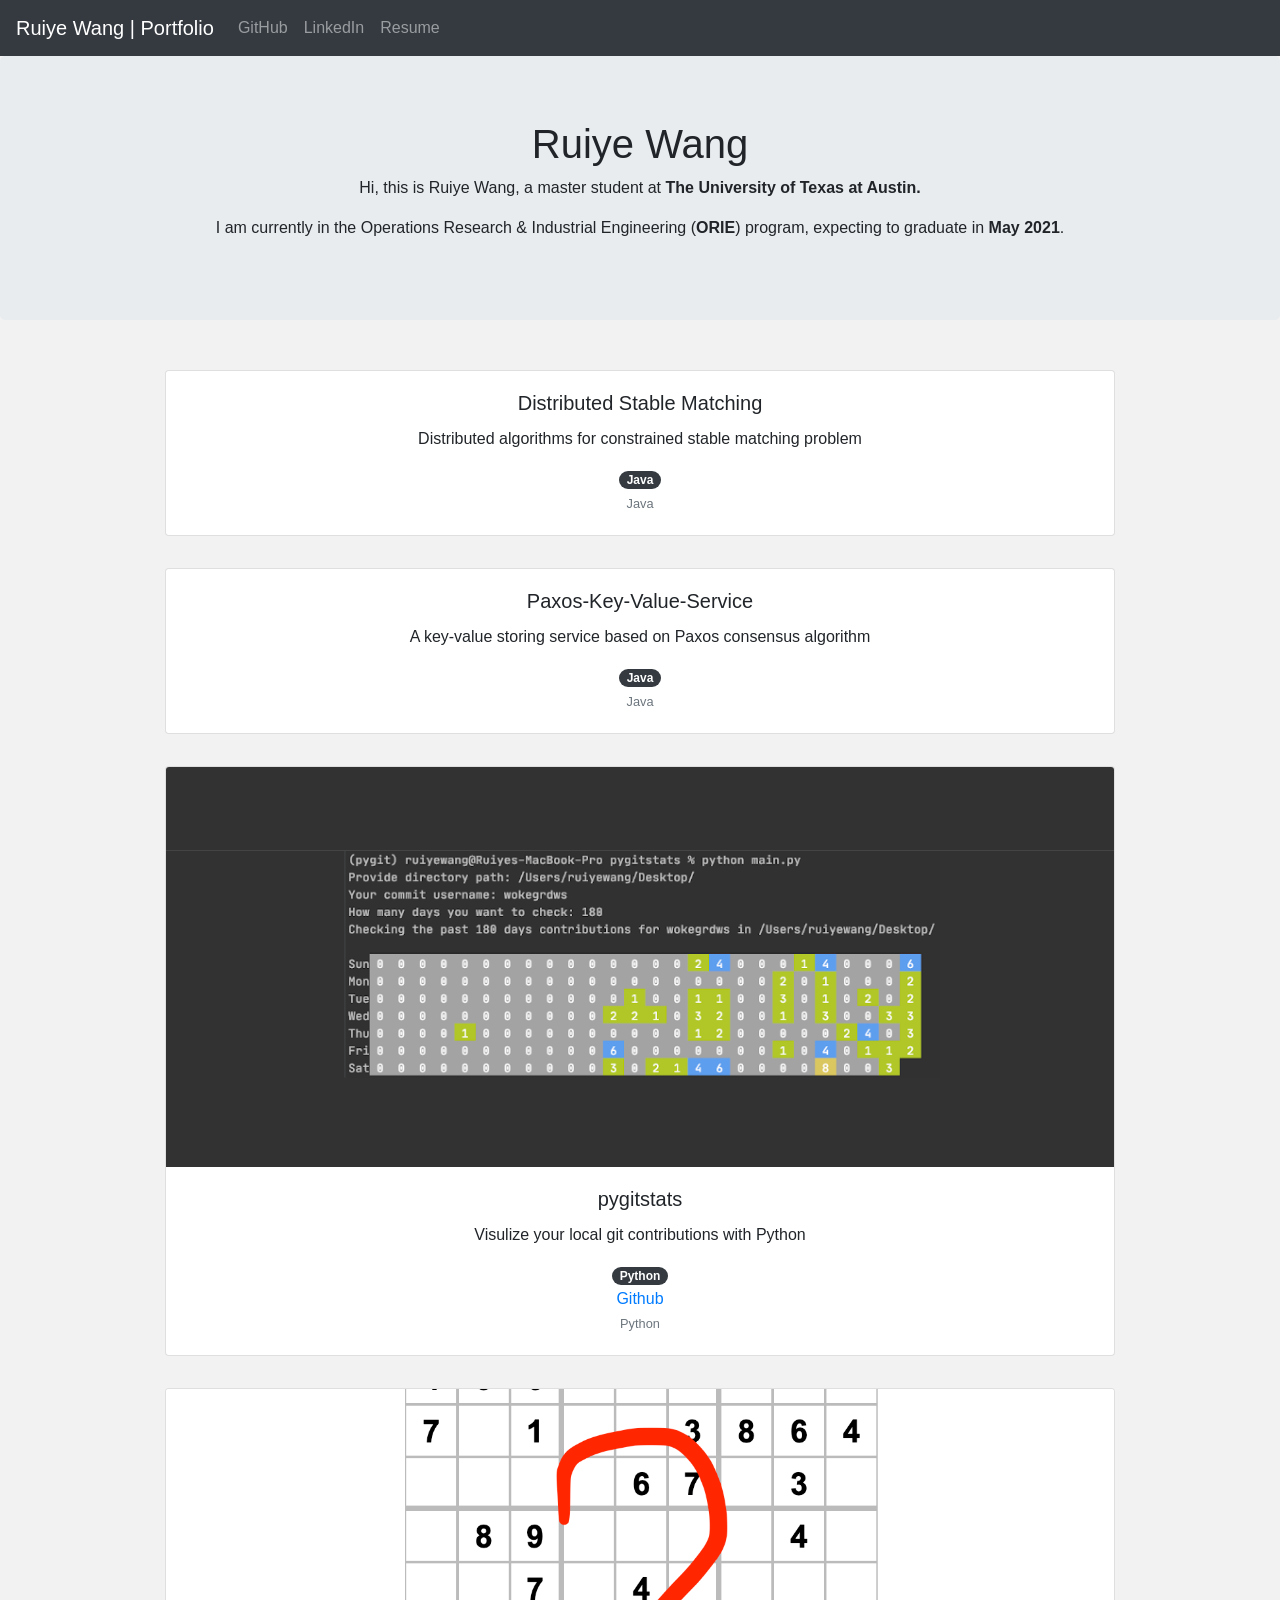
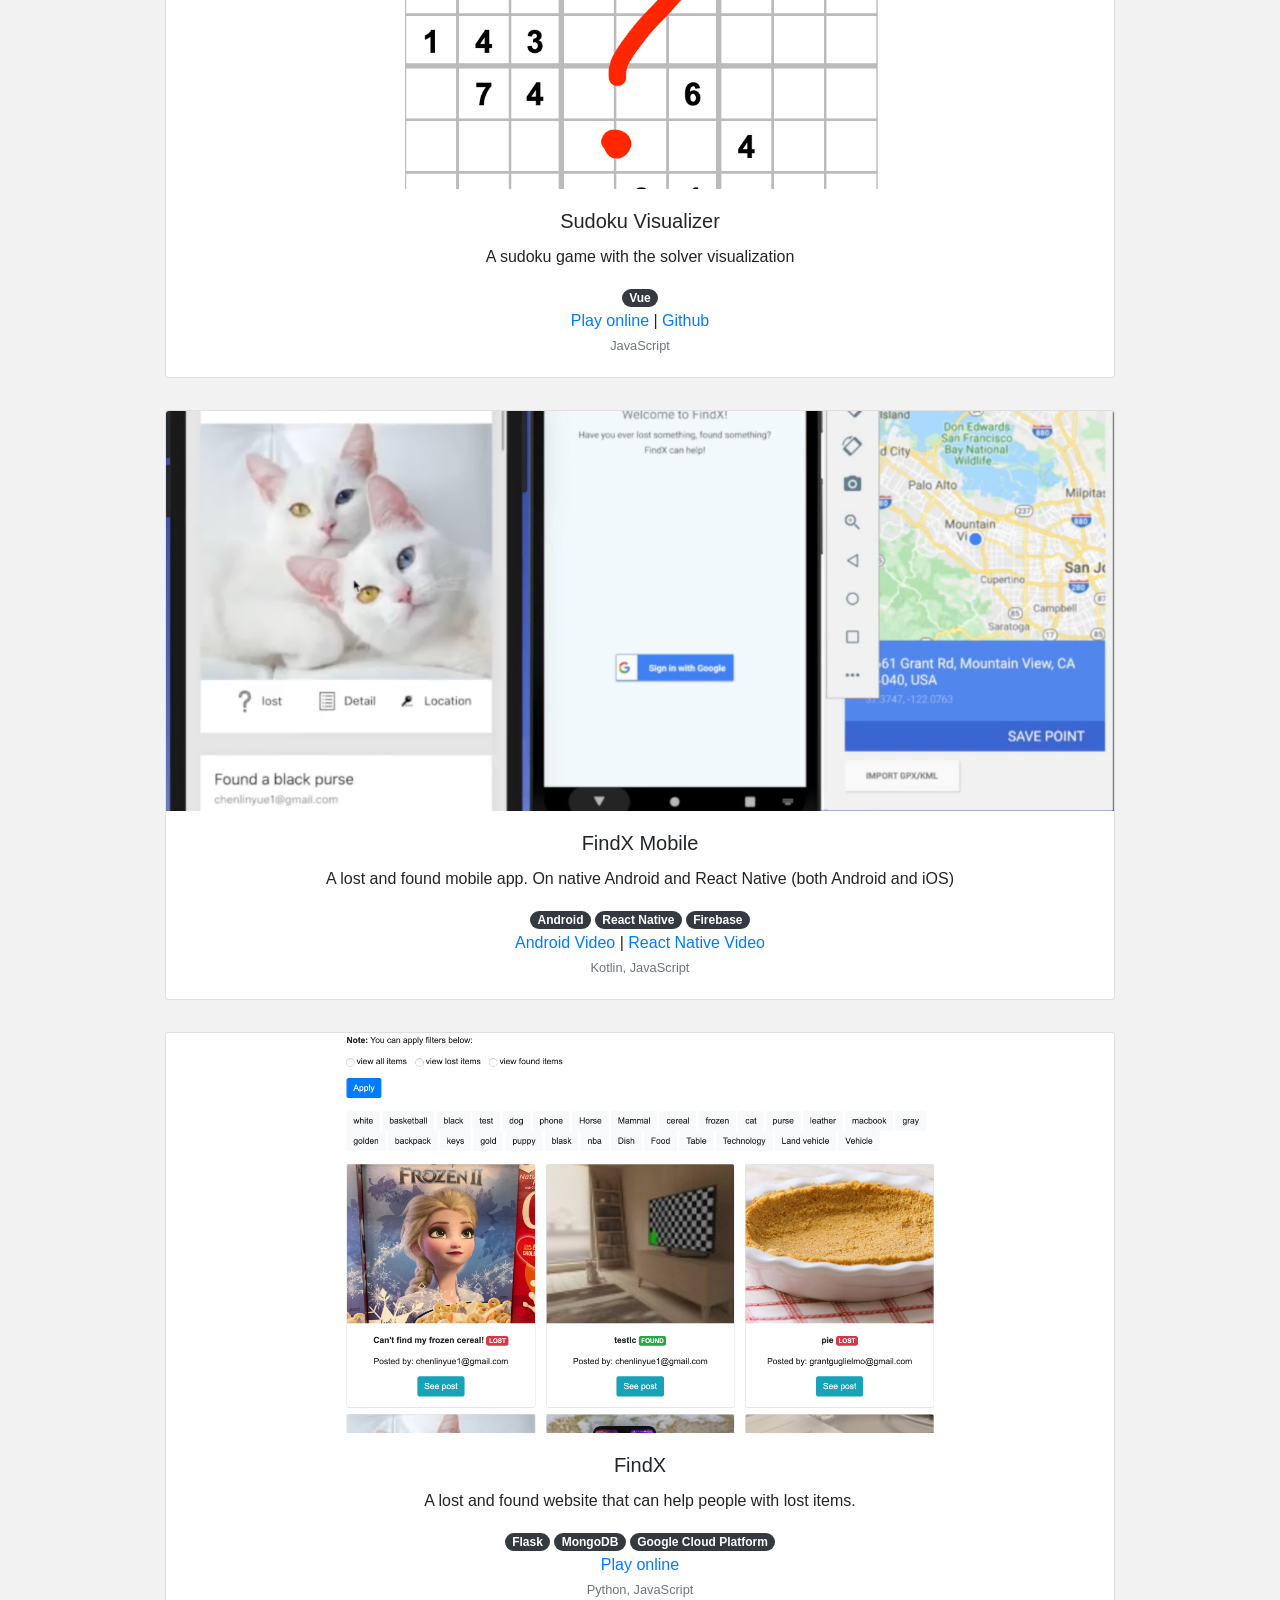
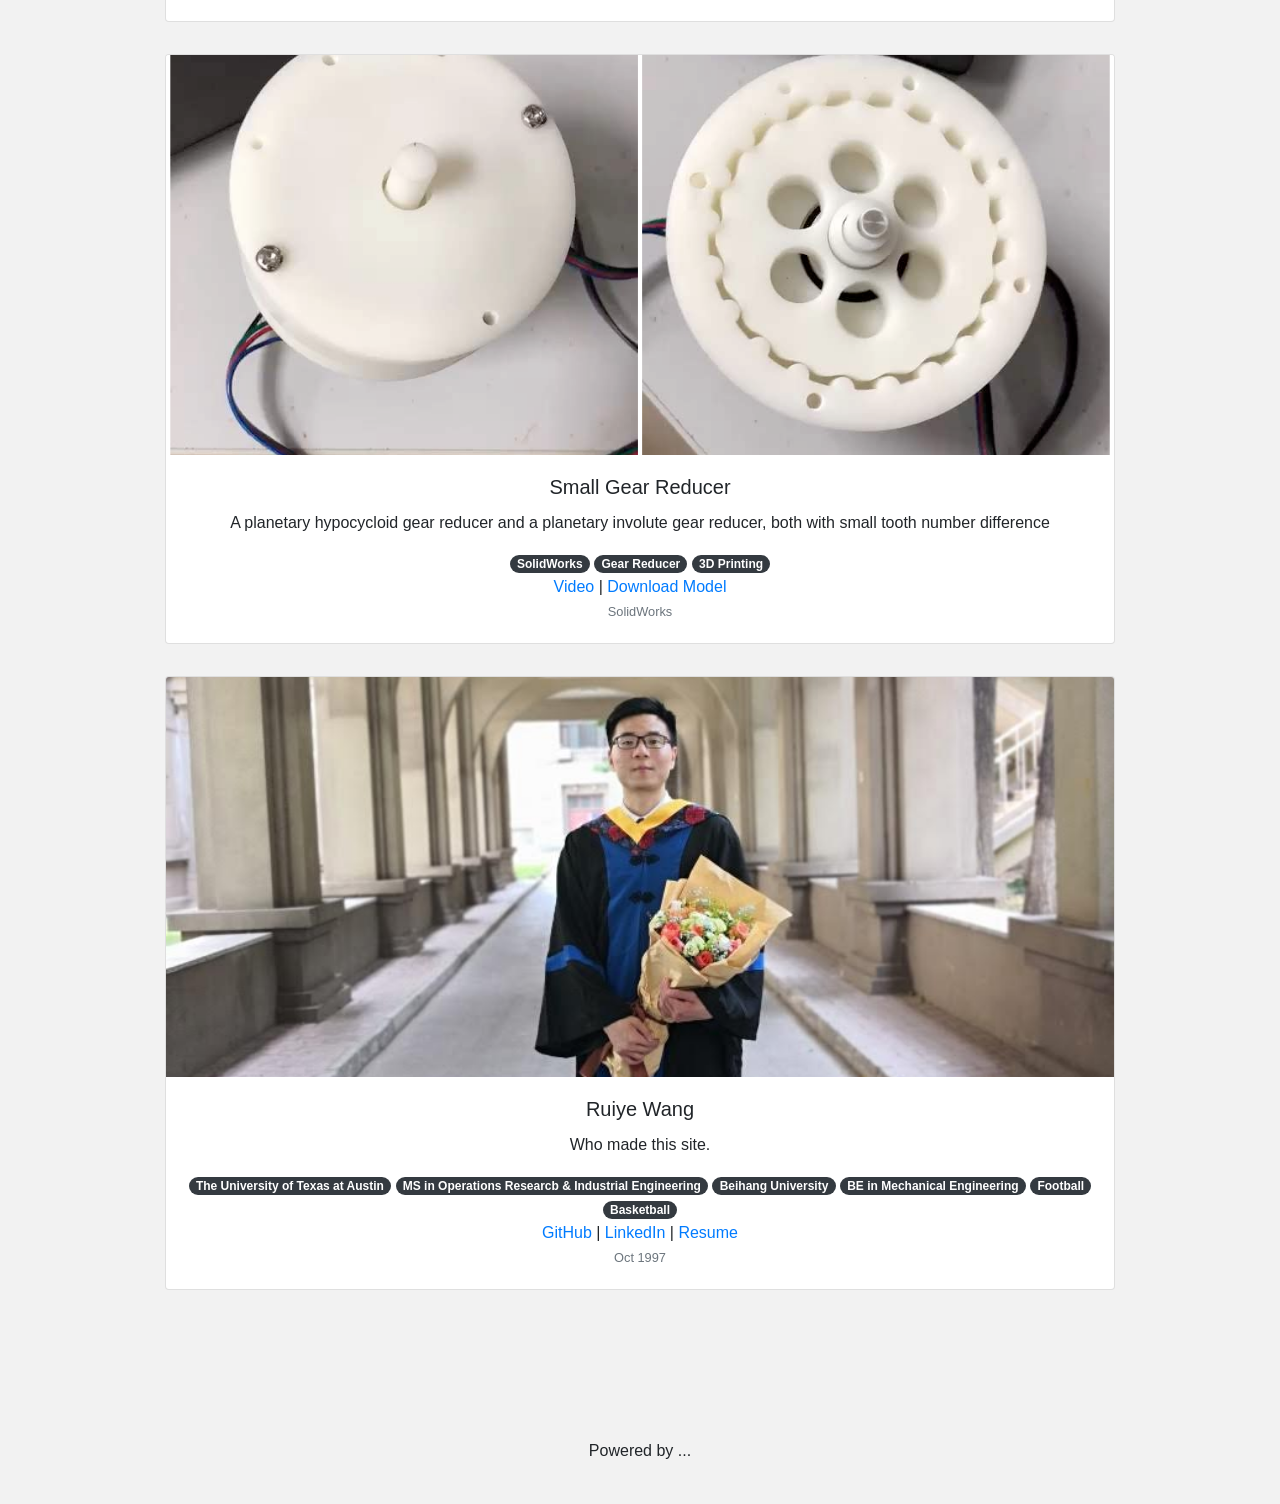
<file: index.html>
<!DOCTYPE html>
<html lang="en">
<head>
  <title>Ruiye Wang | Protfolio</title>
  <meta charset="utf-8">
  <meta name="viewport" content="width=device-width, initial-scale=1">
  <link rel="stylesheet" href="https://maxcdn.bootstrapcdn.com/bootstrap/4.4.1/css/bootstrap.min.css">
  <script src="https://ajax.googleapis.com/ajax/libs/jquery/3.4.1/jquery.min.js"></script>
  <script src="https://maxcdn.bootstrapcdn.com/bootstrap/4.4.1/js/bootstrap.min.js"></script>
  <style>
    /* Remove the navbar's default margin-bottom and rounded borders */ 
    .navbar {
      margin-bottom: 0;
      border-radius: 0;
    }
    
    /* Add a gray background color and some padding to the footer */
    footer {
      background-color: #f2f2f2;
      padding: 25px;
    }

    .fit-image {
      width: 100%;
      object-fit: cover;
      height: 400px; /* only if you want fixed height */
    }

    .margin {
      margin-top: 50px;
      margin-bottom: 100px;
      margin-right: 150px;
      margin-left: 150px;
    }

    .card-deck {
    display: grid;
    grid-template-columns: repeat(auto-fit, minmax(500px, 1fr));
    grid-gap: .5rem;
}
  </style>
</head>
<body style="background-color:#f2f2f2">


<nav class="navbar navbar-expand-lg navbar-dark bg-dark">
  <a class="navbar-brand" href="#">Ruiye Wang | Portfolio</a>
  <button class="navbar-toggler" type="button" data-toggle="collapse" data-target="#navbarSupportedContent"
          aria-controls="navbarSupportedContent" aria-expanded="false" aria-label="Toggle navigation">
      <span class="navbar-toggler-icon"></span>
  </button>
  <div class="collapse navbar-collapse" id="navbarSupportedContent">
      <ul class="navbar-nav mr-auto">
        <li class="nav-item">
            <a class="nav-link" href="https://github.com/wokegrdws" target="_blank">GitHub</a>
        </li>
        <li class="nav-item">
          <a class="nav-link" href="https://www.linkedin.com/in/ruiye-wang" target="_blank">LinkedIn</a>
        </li>
        <li class="nav-item">
            <a class="nav-link" href="https://drive.google.com/file/d/1uKMfRZCsQgvCPH1QnBJkMA6lIvM0rk4I/view?usp=sharing" target="_blank">Resume</a>
        </li>
      </ul>
  </div>
</nav>

<div class="jumbotron">
  <div class="container text-center">
    <h1>Ruiye Wang</h1>      
    <p>Hi, this is Ruiye Wang, a master student at <b>The University of Texas at Austin.</b></p>
    <p>I am currently in the Operations Research & Industrial Engineering (<b>ORIE</b>) program, expecting to graduate in <b>May 2021</b>.</p>
  </div>
</div>

<div class="card-deck margin text-center">

  <div class="card mb-4">
    <!-- <img class="card-img-top fit-image" src="images/pygitstats.png" alt="Card image cap"> -->
    <div class="card-body">
      <h5 class="card-title">Distributed Stable Matching</h5>
      <p class="card-text">Distributed algorithms for constrained stable matching problem</p>
      <span class="badge badge-pill badge-dark">Java</span>
      <br>
      <!-- <a href="https://github.com/wokegrdws/pygitstats" target="_blank">Github</a> -->
      <p class="card-text"><small class="text-muted">Java</small></p>
    </div>
  </div>

  <div class="card mb-4">
    <!-- <img class="card-img-top fit-image" src="images/pygitstats.png" alt="Card image cap"> -->
    <div class="card-body">
      <h5 class="card-title">Paxos-Key-Value-Service</h5>
      <p class="card-text">A key-value storing service based on Paxos consensus algorithm</p>
      <span class="badge badge-pill badge-dark">Java</span>
      <br>
      <!-- <a href="https://github.com/wokegrdws/pygitstats" target="_blank">Github</a> -->
      <p class="card-text"><small class="text-muted">Java</small></p>
    </div>
  </div>

  <div class="card mb-4">
    <img class="card-img-top fit-image" src="images/pygitstats.png" alt="Card image cap">
    <div class="card-body">
      <h5 class="card-title">pygitstats</h5>
      <p class="card-text">Visulize your local git contributions with Python</p>
      <span class="badge badge-pill badge-dark">Python</span>
      <br>
      <a href="https://github.com/wokegrdws/pygitstats" target="_blank">Github</a>
      <p class="card-text"><small class="text-muted">Python</small></p>
    </div>
  </div>

  <div class="card mb-4">
    <img class="card-img-top fit-image" src="images/sudoku_image.png" alt="Card image cap">
    <div class="card-body">
      <h5 class="card-title">Sudoku Visualizer</h5>
      <p class="card-text">A sudoku game with the solver visualization</p>
      <span class="badge badge-pill badge-dark">Vue</span>
      <br>
      <a href="https://wokegrdws.github.io/sudoku-vue/" target="_blank">Play online</a> | 
      <a href="https://github.com/wokegrdws/sudoku-vue" target="_blank">Github</a>
      <p class="card-text"><small class="text-muted">JavaScript</small></p>
    </div>
  </div>

  <div class="card mb-4">
    <img class="card-img-top fit-image" src="images/FindX_mobile_image.png" alt="Card image cap">
    <div class="card-body">
      <h5 class="card-title">FindX Mobile</h5>
      <p class="card-text">A lost and found mobile app. On native Android and React Native (both Android and iOS)</p>
      <span class="badge badge-pill badge-dark">Android</span>
      <span class="badge badge-pill badge-dark">React Native</span>
      <span class="badge badge-pill badge-dark">Firebase</span>
      <br>
      <a href="https://youtu.be/3-wEr9zBxzI" target="_blank">Android Video</a> | 
      <a href="https://youtu.be/v2JE-Xjs3ig" target="_blank">React Native Video</a>
      <p class="card-text"><small class="text-muted">Kotlin, JavaScript</small></p>
    </div>
  </div>

  <div class="card mb-4">
    <img class="card-img-top fit-image" src="images/FindX_website_image.png" alt="Card image cap">
    <div class="card-body">
      <h5 class="card-title">FindX</h5>
      <p class="card-text">A lost and found website that can help people with lost items.</p>
      <span class="badge badge-pill badge-dark">Flask</span>
      <span class="badge badge-pill badge-dark">MongoDB</span>
      <span class="badge badge-pill badge-dark">Google Cloud Platform</span>
      <br>
      <a href="https://apt-itemfinder.appspot.com/" target="_blank">Play online</a>
      <p class="card-text"><small class="text-muted">Python, JavaScript</small></p>
    </div>
  </div>

  <div class="card mb-4">
    <img class="card-img-top fit-image" src="images/gear_reducer_image.png" alt="Card image cap">
    <div class="card-body">
      <h5 class="card-title">Small Gear Reducer</h5>
      <p class="card-text">A planetary hypocycloid gear reducer and a planetary involute gear reducer, both
        with small tooth number difference</p>
      <span class="badge badge-pill badge-dark">SolidWorks</span>
      <span class="badge badge-pill badge-dark">Gear Reducer</span>
      <span class="badge badge-pill badge-dark">3D Printing</span>
      <br>
      <a href="https://youtu.be/7RLYHtxZplc" target="_blank">Video</a> | 
      <a href="https://drive.google.com/open?id=1BNfF3M1jLr-SCNCupcEuLN2rOVkqzC72" target="_blank">Download Model</a>
      <p class="card-text"><small class="text-muted">SolidWorks</small></p>
    </div>
  </div>
  
  <div class="card mb-4">
    <img class="card-img-top fit-image" src="images/my_image.jpeg" alt="Card image cap">
    <div class="card-body">
      <h5 class="card-title">Ruiye Wang</h5>
      <p class="card-text">Who made this site.</p>
      <span class="badge badge-pill badge-dark">The University of Texas at Austin</span>
      <span class="badge badge-pill badge-dark">MS in Operations Researcb & Industrial Engineering</span>
      <span class="badge badge-pill badge-dark">Beihang University</span>
      <span class="badge badge-pill badge-dark">BE in Mechanical Engineering</span>
      <span class="badge badge-pill badge-dark">Football</span>
      <span class="badge badge-pill badge-dark">Basketball</span>
      <br>
      <a href="https://github.com/wokegrdws" target="_blank">GitHub</a> | 
      <a href="https://www.linkedin.com/in/ruiye-wang" target="_blank">LinkedIn</a> | 
      <a href="https://drive.google.com/file/d/1uKMfRZCsQgvCPH1QnBJkMA6lIvM0rk4I/view?usp=sharing" target="_blank">Resume</a>
      <p class="card-text"><small class="text-muted">Oct 1997</small></p>
    </div>
  </div>
</div>

<footer class="container-fluid text-center">
  <p>Powered by ...</p>
</footer>

</body>
</html>
</file>
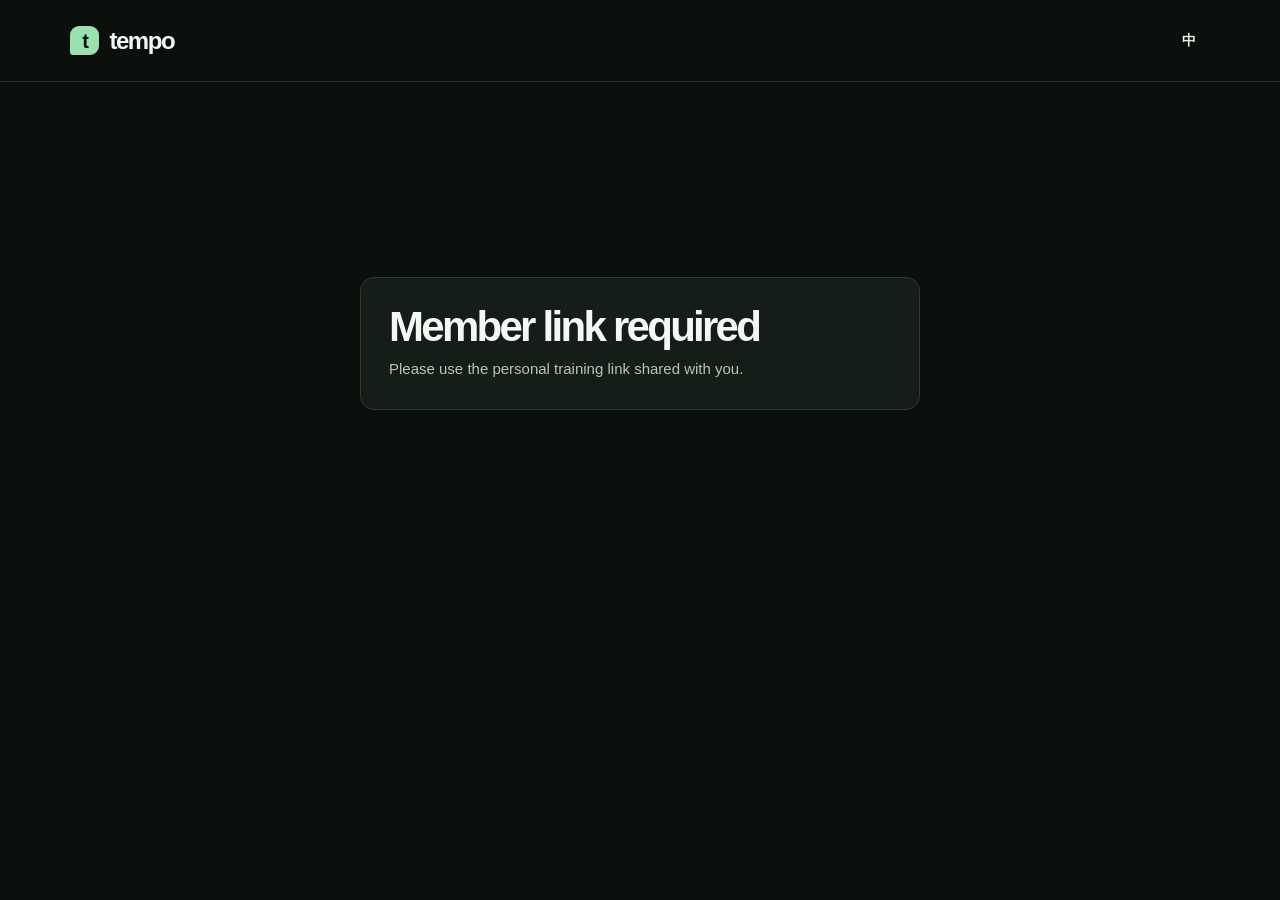
<file: tempo-training/index.html>
<!doctype html>
<html lang="en">
  <head>
    <meta charset="UTF-8" />
    <meta name="viewport" content="width=device-width, initial-scale=1.0" />
    <meta name="description" content="Tempo Training workout plans" />
    <title>Tempo Training</title>
    <script type="module" crossorigin src="/tempo-training/assets/index-CQD6ge5L.js"></script>
    <link rel="stylesheet" crossorigin href="/tempo-training/assets/index-C8VutBqL.css">
  </head>
  <body>
    <div id="root"></div>
  </body>
</html>
</file>
<file: tempo-training/assets/index-C8VutBqL.css>
/*! tailwindcss v4.2.1 | MIT License | https://tailwindcss.com */
@layer properties{@supports (((-webkit-hyphens:none)) and (not (margin-trim:inline))) or ((-moz-orient:inline) and (not (color:rgb(from red r g b)))){*,:before,:after,::backdrop{--tw-blur:initial;--tw-brightness:initial;--tw-contrast:initial;--tw-grayscale:initial;--tw-hue-rotate:initial;--tw-invert:initial;--tw-opacity:initial;--tw-saturate:initial;--tw-sepia:initial;--tw-drop-shadow:initial;--tw-drop-shadow-color:initial;--tw-drop-shadow-alpha:100%;--tw-drop-shadow-size:initial}}}@layer theme{:root,:host{--font-sans:ui-sans-serif, system-ui, sans-serif, "Apple Color Emoji", "Segoe UI Emoji", "Segoe UI Symbol", "Noto Color Emoji";--font-mono:ui-monospace, SFMono-Regular, Menlo, Monaco, Consolas, "Liberation Mono", "Courier New", monospace;--spacing:.25rem;--default-font-family:var(--font-sans);--default-mono-font-family:var(--font-mono)}}@layer base{*,:after,:before,::backdrop{box-sizing:border-box;border:0 solid;margin:0;padding:0}::file-selector-button{box-sizing:border-box;border:0 solid;margin:0;padding:0}html,:host{-webkit-text-size-adjust:100%;tab-size:4;line-height:1.5;font-family:var(--default-font-family,ui-sans-serif, system-ui, sans-serif, "Apple Color Emoji", "Segoe UI Emoji", "Segoe UI Symbol", "Noto Color Emoji");font-feature-settings:var(--default-font-feature-settings,normal);font-variation-settings:var(--default-font-variation-settings,normal);-webkit-tap-highlight-color:transparent}hr{height:0;color:inherit;border-top-width:1px}abbr:where([title]){-webkit-text-decoration:underline dotted;text-decoration:underline dotted}h1,h2,h3,h4,h5,h6{font-size:inherit;font-weight:inherit}a{color:inherit;-webkit-text-decoration:inherit;-webkit-text-decoration:inherit;-webkit-text-decoration:inherit;-webkit-text-decoration:inherit;text-decoration:inherit}b,strong{font-weight:bolder}code,kbd,samp,pre{font-family:var(--default-mono-font-family,ui-monospace, SFMono-Regular, Menlo, Monaco, Consolas, "Liberation Mono", "Courier New", monospace);font-feature-settings:var(--default-mono-font-feature-settings,normal);font-variation-settings:var(--default-mono-font-variation-settings,normal);font-size:1em}small{font-size:80%}sub,sup{vertical-align:baseline;font-size:75%;line-height:0;position:relative}sub{bottom:-.25em}sup{top:-.5em}table{text-indent:0;border-color:inherit;border-collapse:collapse}:-moz-focusring{outline:auto}progress{vertical-align:baseline}summary{display:list-item}ol,ul,menu{list-style:none}img,svg,video,canvas,audio,iframe,embed,object{vertical-align:middle;display:block}img,video{max-width:100%;height:auto}button,input,select,optgroup,textarea{font:inherit;font-feature-settings:inherit;font-variation-settings:inherit;letter-spacing:inherit;color:inherit;opacity:1;background-color:#0000;border-radius:0}::file-selector-button{font:inherit;font-feature-settings:inherit;font-variation-settings:inherit;letter-spacing:inherit;color:inherit;opacity:1;background-color:#0000;border-radius:0}:where(select:is([multiple],[size])) optgroup{font-weight:bolder}:where(select:is([multiple],[size])) optgroup option{padding-inline-start:20px}::file-selector-button{margin-inline-end:4px}::placeholder{opacity:1}@supports (not ((-webkit-appearance:-apple-pay-button))) or (contain-intrinsic-size:1px){::placeholder{color:currentColor}@supports (color:color-mix(in lab, red, red)){::placeholder{color:color-mix(in oklab, currentcolor 50%, transparent)}}}textarea{resize:vertical}::-webkit-search-decoration{-webkit-appearance:none}::-webkit-date-and-time-value{min-height:1lh;text-align:inherit}::-webkit-datetime-edit{display:inline-flex}::-webkit-datetime-edit-fields-wrapper{padding:0}::-webkit-datetime-edit{padding-block:0}::-webkit-datetime-edit-year-field{padding-block:0}::-webkit-datetime-edit-month-field{padding-block:0}::-webkit-datetime-edit-day-field{padding-block:0}::-webkit-datetime-edit-hour-field{padding-block:0}::-webkit-datetime-edit-minute-field{padding-block:0}::-webkit-datetime-edit-second-field{padding-block:0}::-webkit-datetime-edit-millisecond-field{padding-block:0}::-webkit-datetime-edit-meridiem-field{padding-block:0}::-webkit-calendar-picker-indicator{line-height:1}:-moz-ui-invalid{box-shadow:none}button,input:where([type=button],[type=reset],[type=submit]){appearance:button}::file-selector-button{appearance:button}::-webkit-inner-spin-button{height:auto}::-webkit-outer-spin-button{height:auto}[hidden]:where(:not([hidden=until-found])){display:none!important}}@layer components;@layer utilities{.collapse{visibility:collapse}.visible{visibility:visible}.fixed{position:fixed}.relative{position:relative}.start{inset-inline-start:var(--spacing)}.end{inset-inline-end:var(--spacing)}.container{width:100%}@media (width>=40rem){.container{max-width:40rem}}@media (width>=48rem){.container{max-width:48rem}}@media (width>=64rem){.container{max-width:64rem}}@media (width>=80rem){.container{max-width:80rem}}@media (width>=96rem){.container{max-width:96rem}}.mr-auto{margin-right:auto}.mb-4{margin-bottom:calc(var(--spacing) * 4)}.block{display:block}.flex{display:flex}.hidden{display:none}.table{display:table}.resize{resize:both}.rounded{border-radius:.25rem}.text-center{text-align:center}.blur{--tw-blur:blur(8px);filter:var(--tw-blur,) var(--tw-brightness,) var(--tw-contrast,) var(--tw-grayscale,) var(--tw-hue-rotate,) var(--tw-invert,) var(--tw-saturate,) var(--tw-sepia,) var(--tw-drop-shadow,)}}*{box-sizing:border-box}html{scroll-behavior:smooth}body{background:var(--paper);color:var(--ink);margin:0;font-family:Inter,ui-sans-serif,-apple-system,BlinkMacSystemFont,Segoe UI,PingFang SC,Hiragino Sans GB,Microsoft YaHei,Arial,sans-serif}button{font:inherit;color:inherit;cursor:pointer}.app-shell{min-height:100vh}.mobile-brand{letter-spacing:-.06em;align-items:center;gap:10px;font-size:24px;font-weight:750;display:flex}.welcome-label{color:#d8e8dc;text-align:center;white-space:nowrap;text-overflow:ellipsis;flex:1;margin:0 24px;font-size:15px;font-weight:750;overflow:hidden}.brand-mark{background:var(--ink);color:#fff;border-radius:9px 9px 9px 3px;place-items:center;width:29px;height:29px;font-size:20px;font-weight:800;display:grid}.status-dot,.live-dot{background:#87ab80;border-radius:50%;width:7px;height:7px;display:inline-block}.content{flex:1;min-width:0}.topbar{border-bottom:1px solid #e4e3de;justify-content:space-between;align-items:center;height:79px;padding:0 5.5vw;display:flex}.top-actions{align-items:center;gap:18px;display:flex}.view-switch{background:#ebece7;border:1px solid #e0e1db;border-radius:8px;padding:3px;display:flex}.view-switch button{color:#8c8e89;background:0 0;border:0;border-radius:6px;padding:7px 11px;font-size:11px}.view-switch button.selected{color:var(--ink);background:#fff;font-weight:700;box-shadow:0 1px 4px #2221}.role-switch{background:#ebece7;border:1px solid #e0e1db;border-radius:8px;padding:3px;display:flex}.role-switch button{color:#8c8e89;background:0 0;border:0;border-radius:6px;padding:7px 11px;font-size:11px}.role-switch button.selected{color:var(--ink);background:#fff;font-weight:700;box-shadow:0 1px 4px #2221}.language-button,.bell-button{color:#565956;background:0 0;border:0;font-size:12px;font-weight:700}.text-size-button{color:#c8e6ce;background:#1d2a21;border:1px solid #577b61;border-radius:7px;padding:7px 10px;font-size:12px;font-weight:800}.bell-button{font-size:20px;position:relative;transform:rotate(180deg)}.notification-dot{background:var(--coral);border:1px solid var(--paper);border-radius:50%;width:6px;height:6px;position:absolute;top:1px;right:-1px}.page-wrap{max-width:1120px;margin:0 auto;padding:60px 5.5vw 90px}.welcome-row{justify-content:space-between;align-items:flex-end;gap:30px;margin-bottom:40px;display:flex}.eyebrow{color:#848780;text-transform:uppercase;letter-spacing:.13em;align-items:center;gap:8px;margin:0 0 10px;font-size:10px;font-weight:800;display:flex}.eyebrow svg{width:14px}.muted{color:#a1a39e}h1,h2,h3,p{margin-top:0}h1{letter-spacing:-.065em;margin-bottom:8px;font-size:clamp(34px,4vw,50px);font-weight:780;line-height:1}h2{letter-spacing:-.045em;margin-bottom:0;font-size:23px;line-height:1.1}h3{letter-spacing:-.04em;margin:6px 0 0;font-size:19px}.subtitle{color:#858781;margin:0;font-size:14px}.week-badge{color:#858781;white-space:nowrap;border:1px solid #e2e1dc;border-radius:20px;padding:10px 13px;font-size:11px}.week-badge .live-dot{margin-right:7px}.hero-card{background:#c8d9cf;border-radius:16px;align-items:center;min-height:255px;margin-bottom:56px;padding:39px 44px;display:flex;position:relative;overflow:hidden}.hero-copy{z-index:1;position:relative}.hero-copy h2{max-width:380px;margin:4px 0 10px;font-size:38px}.hero-meta,.day-meta{color:#68746e;font-size:12px}.hero-meta span,.day-meta span{margin:0 6px}.primary-button{background:var(--ink);color:#fff;border:0;border-radius:7px;align-items:center;gap:17px;margin-top:25px;padding:12px 16px;font-size:12px;font-weight:700;display:inline-flex;box-shadow:0 4px #0001}.primary-button:hover{transform:translateY(-1px)}.hero-art{width:360px;height:270px;position:absolute;bottom:-45px;right:5%}.sun-shape{background:#f5ce7b;border-radius:50%;width:175px;height:175px;position:absolute;top:8px;left:70px;box-shadow:0 0 0 18px #f5ce7b33}.art-orbit{border:1px solid #729b8e;border-radius:50%;width:345px;height:145px;position:absolute;top:65px;left:-5px;transform:rotate(-28deg)}.art-line{background:#5c8b7e;width:330px;height:1px;position:absolute;top:108px;left:18px;transform:rotate(22deg)}.art-line.two{top:151px;transform:rotate(-22deg)}.section-block{margin-bottom:54px}.section-heading{justify-content:space-between;align-items:flex-end;gap:20px;margin-bottom:20px;display:flex}.section-subtitle{color:#969993;margin:8px 0 0;font-size:11px}.text-button{color:#71756e;background:0 0;border:0;align-items:center;gap:11px;padding:8px 0;font-size:11px;display:inline-flex}.day-grid{grid-template-columns:repeat(3,1fr);gap:11px;display:grid}.day-card{text-align:left;border:1px solid var(--line);background:#fbfbf9;border-radius:12px;min-height:143px;padding:18px;transition:all .2s;position:relative}.day-card:hover,.day-card.selected{background:#f0f4f0;border-color:#b4c8bd;transform:translateY(-2px)}.day-label{color:#9b9e98;text-transform:uppercase;letter-spacing:.08em;justify-content:space-between;font-size:10px;font-weight:800;display:flex}.day-label em{color:#6d9b83;font-style:normal}.day-card strong{letter-spacing:-.03em;margin:23px 0 11px;font-size:15px;display:block}.day-tabs{scrollbar-width:none;background:#edf0eb;border:1px solid #e1e5df;border-radius:16px;gap:5px;margin-top:0;padding:5px;display:flex;overflow-x:auto}.day-tabs::-webkit-scrollbar{display:none}.week-context{color:#b8d5be;background:#1a2a1e;border:1px solid #3d5945;border-radius:12px;justify-content:space-between;align-items:center;gap:16px;margin-bottom:12px;padding:14px 17px;font-size:14px;font-weight:800;display:flex}.week-context strong{color:#f4fff5;letter-spacing:.02em;font-size:22px}.day-tab{text-align:left;color:#6f766e;background:0 0;border:1px solid #0000;border-radius:12px;flex:1 0 0;min-width:145px;min-height:76px;padding:13px 15px;transition:all .2s}.day-tab span,.day-tab strong,.day-tab small{display:block}.day-tab span{color:#858a82;letter-spacing:.08em;text-transform:uppercase;font-size:12px;font-weight:800}.day-tab strong{letter-spacing:-.03em;margin:15px 0 8px;font-size:17px}.day-tab small{color:#7d877e;font-size:12px}.day-arrow{color:#858982;font-size:18px;position:absolute;bottom:15px;right:17px}.full-plan{border:1px solid var(--line);background:#fff;border-radius:13px;margin-top:12px;padding:20px}.full-plan-heading{margin-bottom:17px}.full-plan-heading h3{margin:4px 0;font-size:18px}.full-plan-heading p{color:#969993;margin:0;font-size:10px}.full-plan-day{border-top:1px solid #efeee9;padding:14px 0 2px}.full-plan-day-heading{align-items:center;gap:12px;display:flex}.full-plan-day-heading span{color:#92958f;font-size:10px}.full-plan-exercises{flex-wrap:wrap;gap:6px;margin-top:10px;display:flex}.full-plan-exercises span{color:#6f766e;background:#f1f3ef;border-radius:13px;padding:6px 9px;font-size:10px}.full-plan-page{padding-top:9px}.full-plan-page>.full-plan-heading{margin-bottom:22px}.full-plan-page>.full-plan-heading h2{margin:4px 0 7px}.full-plan-page>.full-plan-heading p{color:#969993;margin:0;font-size:12px}.full-plan-expanded{margin-top:0}.full-plan-day-heading small{color:#9b9e98;margin-left:auto;font-size:9px}.full-plan-exercise{color:#6f766e;background:#f1f3ef;border:0;border-radius:13px;align-items:center;gap:8px;padding:6px 9px;font-size:10px;display:inline-flex}.full-plan-exercise:hover{color:#5e8468;background:#e5eee7}.flexible-days-note{color:#92958f;margin:12px 2px 0;font-size:10px}.workout-section{scroll-margin-top:30px}.progress-pill{color:#858881;align-items:center;gap:9px;font-size:11px;display:flex}.progress-ring{background:conic-gradient(#7ea98f var(--progress,0%), #e4e8e3 0);border-radius:50%;place-items:center;width:34px;height:34px;display:grid;position:relative}.progress-ring:after{content:"";background:var(--paper);border-radius:50%;width:27px;height:27px;position:absolute}.progress-ring span{z-index:1;color:#5b7768;font-size:8px;font-weight:800}.exercise-list{gap:12px;display:grid}.prep-card{align-self:stretch;width:100%}.prep-card .complex-card-heading{width:100%;min-height:58px}.exercise-card{background:var(--card);border:1px solid var(--line);border-radius:13px;min-height:158px;transition:all .2s;display:flex;overflow:hidden}.complex-card{background:var(--card);border:1px solid var(--line);border-radius:13px;overflow:hidden}.complex-card-heading{border-bottom:1px solid var(--line);background:#f4f7f3;justify-content:space-between;align-items:center;gap:12px;padding:9px 14px;display:flex}.complex-card-heading strong{color:#60856d;font-size:12px}.complex-exercise+.complex-exercise{border-top:1px solid var(--line)}.complex-exercise .exercise-thumb{width:150px}.exercise-card.done{background:#fbfdfb;border-color:#b8d1bf}.exercise-thumb{flex:none;width:171px;position:relative;overflow:hidden}.exercise-thumb.coral{background:#f1af99}.exercise-thumb.blue{background:#a7c5d2}.exercise-thumb.lavender{background:#c9c3e6}.exercise-thumb.gold{background:#e8d39b}.thumb-number{color:#fff9;letter-spacing:.1em;font-size:11px;font-weight:800;position:absolute;top:13px;left:14px}.person-shape{background:#fff7;border-radius:45% 45% 8% 8%;width:48px;height:83px;position:absolute;bottom:-11px;left:63px;transform:rotate(18deg);box-shadow:19px -50px 0 -10px #fff9}.exercise-thumb:after{content:"";border:1px solid #fff8;border-radius:50%;width:140px;height:45px;position:absolute;top:88px;left:9px;transform:rotate(-20deg)}.video-button{background:#fff;border:0;border-radius:50%;place-items:center;width:31px;height:31px;display:grid;position:absolute;bottom:12px;right:12px;box-shadow:0 2px 9px #0002}.play-icon{border-top:5px solid #0000;border-bottom:5px solid #0000;border-left:7px solid var(--ink);width:0;height:0;margin-left:2px}.exercise-body{flex:1;min-width:0;padding:19px 21px 15px}.exercise-top{justify-content:space-between;align-items:flex-start;gap:15px;display:flex}.exercise-tag,.program-status{color:#9b9d98;text-transform:uppercase;letter-spacing:.1em;font-size:9px;font-weight:800}.complete-button{color:#858983;white-space:nowrap;background:#fff;border:1px solid #dfe1dc;border-radius:16px;align-items:center;gap:6px;padding:7px 9px;font-size:10px;display:flex}.complete-button>span{border:1px solid #b2b5af;border-radius:3px;width:10px;height:10px;display:block}.complete-button.is-done{color:#5d8669;background:#e8f1e9;border-color:#c7ddca}.check-icon{color:#5d8669;font-size:12px;font-weight:800}.cue{color:#8a8d87;margin:11px 0 15px;font-size:11px}.exercise-stats{border-top:1px solid #efeee9;gap:25px;padding-top:11px;display:flex}.exercise-stats div{flex-direction:column;gap:4px;display:flex}.exercise-stats span{color:#a2a49e;text-transform:uppercase;letter-spacing:.08em;font-size:9px}.exercise-stats strong{font-size:12px;font-weight:700}.coach-note{background:#fff8e8;border:1px solid #f0e6cc;border-radius:10px;align-items:flex-start;gap:13px;margin-top:14px;padding:15px 17px;display:flex}.note-mark{color:#bf9551;font-size:16px}.coach-note span{color:#a5854e;text-transform:uppercase;letter-spacing:.1em;font-size:9px;font-weight:800}.coach-note p{color:#806c48;margin:5px 0 0;font-size:11px}.history-section{margin-top:75px}.history-tabs{background:#eceee9;border-radius:9px;gap:4px;width:max-content;max-width:100%;margin-bottom:13px;padding:4px;display:flex}.history-tabs button{color:#8a8d87;white-space:nowrap;background:0 0;border:0;border-radius:6px;padding:9px 12px;font-size:10px}.history-tabs button.active{color:var(--ink);background:#fff;font-weight:700;box-shadow:0 1px 4px #2221}.progress-history{grid-template-columns:repeat(3,1fr) 1.7fr;gap:10px;display:grid}.history-stat,.progress-visual{border:1px solid var(--line);background:#fff;border-radius:12px;min-height:118px;padding:17px}.history-stat span,.history-stat small{color:#92958f;font-size:9px;display:block}.history-stat strong{letter-spacing:-.05em;margin:16px 0 4px;font-size:27px;display:block}.history-stat small{color:#6f9b7a}.progress-visual{background:#e7eee7;border-color:#d6e2d6}.progress-visual-top{color:#708375;justify-content:space-between;gap:12px;font-size:10px;display:flex}.progress-visual-top strong{color:#5b8067;font-size:10px}.bar-track{background:#cbdaca;border-radius:99px;height:9px;margin-top:34px;overflow:hidden}.bar-track span{background:#719d7f;border-radius:99px;width:86%;height:100%;display:block}.bar-labels{color:#849688;justify-content:space-between;margin-top:8px;font-size:9px;display:flex}.history-list{border:1px solid var(--line);background:#fff;border-radius:13px;overflow:hidden}.history-row{border-bottom:1px solid #efeee9;align-items:center;gap:16px;min-height:72px;padding:13px 19px;display:flex}.history-row:last-child{border-bottom:0}.history-date{flex:none;width:78px}.history-date strong,.history-date span,.history-session strong,.history-session span{display:block}.history-date strong{font-size:11px}.history-date span{color:#a0a39c;margin-top:3px;font-size:9px}.history-session{flex:1}.history-session strong{font-size:12px}.history-session span{color:#969993;margin-top:4px;font-size:10px}.history-status{color:#9b7e45;background:#fff4db;border-radius:13px;padding:6px 9px;font-size:9px}.history-status.complete{color:#5d8669;background:#e8f1e9}.history-arrow{color:#858982;font-size:18px}.assign-card{border:1px solid var(--line);background:#fff;border-radius:15px;max-width:680px;padding:28px;box-shadow:0 12px 30px #23251a08}.assign-card-heading{align-items:flex-start;gap:15px;margin-bottom:29px;display:flex}.assign-card-heading h2{font-size:25px}.builder-note{color:#92958f;margin:8px 0 0;font-size:10px;line-height:1.5}.assign-icon{color:#60856d;background:#dbe6de;border-radius:12px;place-items:center;width:42px;height:42px;font-size:20px;display:grid}.assign-card label{color:#858983;text-transform:uppercase;letter-spacing:.1em;margin-top:20px;font-size:10px;font-weight:800;display:block}.assign-card select{width:100%;color:var(--ink);background:#fafbf9;border:1px solid #dedfd9;border-radius:8px;outline:none;margin-top:9px;padding:13px 14px;font-size:13px;display:block}.assign-card select:focus{border-color:#9ab9a5;box-shadow:0 0 0 3px #9ab9a533}.builder-grid{grid-template-columns:1.4fr 1fr 1.2fr;gap:11px;display:grid}.builder-divider{background:#efeee9;height:1px;margin:27px 0 23px}.builder-section-heading{justify-content:space-between;align-items:flex-end;gap:15px;display:flex}.builder-section-heading h3{margin-top:4px;font-size:17px}.selection-count{color:#689073;white-space:nowrap;background:#e8f1e9;border-radius:13px;padding:6px 9px;font-size:9px}.builder-day-tabs{gap:6px;margin:18px 0 13px;display:flex;overflow-x:auto}.builder-day-tabs button{color:#8b8e87;white-space:nowrap;background:#fafbf9;border:1px solid #e0e2dc;border-radius:7px;padding:8px 11px;font-size:10px}.builder-day-tabs button.active{color:#5f8468;background:#e6efe7;border-color:#bad0bd;font-weight:700}.builder-day-tabs button span{color:#7d9d82;background:#fff;border-radius:50%;place-items:center;min-width:16px;height:16px;margin-left:6px;font-size:9px;display:inline-grid}.exercise-picker{grid-template-columns:1fr 1fr;gap:8px;display:grid}.exercise-option{text-align:left;background:#fbfbf9;border:1px solid #e6e5df;border-radius:9px;align-items:center;gap:10px;min-width:0;padding:9px;display:flex}.exercise-option:hover,.exercise-option.selected{background:#f0f5f0;border-color:#b8cfbb}.option-swatch{border-radius:7px;flex:none;width:38px;height:38px;position:relative;overflow:hidden}.option-swatch.coral{background:#f1af99}.option-swatch.blue{background:#a7c5d2}.option-swatch.lavender{background:#c9c3e6}.option-swatch.gold{background:#e8d39b}.option-person{background:#fff8;border-radius:50% 50% 4px 4px;width:15px;height:25px;position:absolute;bottom:-4px;left:12px;transform:rotate(17deg);box-shadow:6px -14px 0 -4px #fff9}.option-copy{flex:1;min-width:0}.option-copy strong,.option-copy small{text-overflow:ellipsis;white-space:nowrap;display:block;overflow:hidden}.option-copy strong{font-size:11px}.option-copy small{color:#999c95;margin-top:4px;font-size:9px}.option-check{color:#9da29a;border:1px solid #ccd0ca;border-radius:50%;flex:none;place-items:center;width:20px;height:20px;font-size:13px;display:grid}.exercise-option.selected .option-check{color:#fff;background:#6f9d7d;border-color:#6f9d7d}.assign-submit:disabled{opacity:.45;cursor:not-allowed;transform:none}.assign-submit{margin-top:27px}.assign-confirm{color:#5d8669;align-items:center;gap:7px;margin:18px 0 0;font-size:11px;display:flex}.video-modal-backdrop{z-index:10;background:#20212299;place-items:center;padding:24px;display:grid;position:fixed;inset:0}.video-modal{background:#fff;border-radius:16px;width:min(520px,100%);padding:16px 20px 24px;position:relative;box-shadow:0 20px 60px #0004}.video-close{z-index:2;background:#fffd;border:0;border-radius:50%;width:30px;height:30px;font-size:22px;line-height:1;position:absolute;top:12px;right:13px}.video-stage{border-radius:11px;height:270px;margin-bottom:21px;position:relative;overflow:hidden}.video-stage.coral{background:#f1af99}.video-stage.blue{background:#a7c5d2}.video-stage.lavender{background:#c9c3e6}.video-stage.gold{background:#e8d39b}.video-stage-number{color:#fff9;letter-spacing:.1em;font-size:11px;font-weight:800;position:absolute;top:17px;left:18px}.video-stage-person{background:#fff8;border-radius:45% 45% 8% 8%;width:82px;height:145px;position:absolute;bottom:-19px;left:calc(50% - 41px);transform:rotate(18deg);box-shadow:32px -86px 0 -17px #fff9}.video-stage-play{background:#fff;border:0;border-radius:50%;place-items:center;width:54px;height:54px;text-decoration:none;display:grid;position:absolute;top:calc(50% - 27px);left:calc(50% - 27px);box-shadow:0 4px 18px #0002}.video-stage-play .play-icon{border-top-width:8px;border-bottom-width:8px;border-left-width:11px}.video-modal h2{margin-bottom:8px}.video-placeholder{color:#8a8d87;margin:0;font-size:12px}.video-link{color:#5f896b;align-items:center;gap:8px;font-size:13px;font-weight:700;text-decoration:none;display:inline-flex}.video-link:hover{text-decoration:underline}.video-embed{background:#111;border:0;border-radius:11px;width:100%;height:300px;margin-bottom:21px;display:block}.video-image{object-fit:contain;object-position:center;background:#111;border-radius:11px;width:100%;height:min(52vh,360px);max-height:360px;margin-bottom:21px;display:block}.exercise-card{min-height:0;display:block}.exercise-card .exercise-body{padding:12px 15px}.complex-exercise{min-height:0;display:block}.complex-exercise .exercise-body{padding:11px 14px}.exercise-video-button{color:#5d8669;background:#e8f1e9;border:0;border-radius:50%;align-self:center;place-items:center;width:34px;height:34px;margin-left:auto;display:grid}.exercise-video-button .play-icon{border-top-width:5px;border-bottom-width:5px;border-left-width:7px;border-left-color:#5d8669}.coach-page .primary-button{margin:0}.coach-stats{grid-template-columns:repeat(3,1fr);gap:10px;margin-bottom:56px;display:grid}.coach-stats>div{border:1px solid var(--line);background:#fff;border-radius:12px;padding:20px}.coach-stats span,.coach-stats small{color:#92958f;font-size:10px;display:block}.coach-stats strong{letter-spacing:-.06em;margin:10px 0 4px;font-size:35px;display:block}.coach-stats small{color:#6f9b7a}.coach-program{background:#dbe6de;border-radius:13px;align-items:center;gap:18px;padding:21px;display:flex}.program-icon{color:#fff;letter-spacing:.05em;background:#769886;border-radius:11px;place-items:center;width:47px;height:47px;font-size:11px;font-weight:800;display:grid}.program-main{flex:1}.program-main h3{margin:8px 0 5px}.program-main p{color:#6d7e72;margin:0;font-size:11px}.program-days{gap:16px;display:flex}.program-days div{border-left:1px solid #b5cab9;flex-direction:column;gap:4px;padding-left:16px;display:flex}.program-days strong{font-size:12px}.program-days span{color:#718276;font-size:9px}.edit-button{background:#fff;border:0;border-radius:7px;gap:10px;padding:11px 12px;font-size:10px;display:flex}.client-list{border:1px solid var(--line);background:#fff;border-radius:13px;overflow:hidden}.client-row{border-bottom:1px solid #efeee9;align-items:center;gap:12px;padding:16px 19px;display:flex}.client-row:last-child{border-bottom:0}.client-row strong{font-size:12px}.client-row span{color:#92958f;margin-top:3px;font-size:10px}.client-row time{color:#a0a39c;margin-left:auto;font-size:10px}.client-arrow{margin-left:10px;color:#777!important;font-size:18px!important}.client-1{background:#b37e66}.client-2{background:#8a99b5}@media (width<=800px){.sidebar{display:none}.topbar{justify-content:space-between;height:65px;padding:0 20px}.mobile-brand{font-size:20px;display:flex}.welcome-label{margin:0 10px;font-size:13px}.top-actions{gap:6px}.view-switch button{padding:6px 8px;font-size:10px}.language-button{margin-left:2px}.page-wrap{padding:35px 20px 60px}.welcome-row{flex-direction:column;align-items:flex-start;margin-bottom:29px}.week-badge{align-self:flex-start}.hero-card{min-height:270px;padding:30px 25px}.hero-copy h2{max-width:260px;font-size:31px}.hero-art{opacity:.75;transform-origin:100% 100%;right:-80px;transform:scale(.84)}.day-grid{grid-template-columns:1fr;gap:8px}.day-tabs{gap:4px;margin-top:0}.day-tab{min-width:132px;min-height:72px;padding:13px 14px}.day-tab strong{margin:8px 0 5px}.day-card{min-height:100px}.day-card strong{margin:16px 0 7px}.section-heading{align-items:flex-start}.text-button{margin-top:4px}.exercise-card{display:block}.exercise-thumb{width:100%;height:125px}.complex-exercise{display:block}.complex-exercise .exercise-thumb{width:100%;height:125px}.person-shape{left:calc(50% - 24px)}.exercise-thumb:after{top:70px;left:calc(50% - 70px)}.exercise-body,.complex-exercise .exercise-body{padding:17px}.exercise-stats{justify-content:space-between;gap:8px}.coach-stats{gap:7px;margin-bottom:35px}.coach-stats>div{padding:14px 11px}.coach-stats strong{font-size:25px}.coach-program{flex-wrap:wrap;align-items:flex-start}.program-main{min-width:calc(100% - 70px)}.program-days{justify-content:space-between;width:100%;margin-top:9px}.program-days div{padding-left:10px}.edit-button{margin-left:auto}.coach-note{margin-bottom:0}.assign-card{padding:22px 18px}.assign-card-heading h2{font-size:22px}.builder-grid,.exercise-picker{grid-template-columns:1fr}.full-plan-day-heading{flex-wrap:wrap;gap:6px 10px}.full-plan-day-heading small{width:100%;margin-left:0}.history-section{margin-top:54px}.history-tabs{width:100%;overflow-x:auto}.history-tabs button{flex:1;padding-left:8px;padding-right:8px}.progress-history{grid-template-columns:repeat(3,1fr)}.progress-visual{grid-column:1/-1}.history-row{gap:10px;padding:12px 13px}.history-date{width:63px}.history-status{padding:5px 7px}.history-arrow{display:none}}@media (width<=430px){.role-switch button:first-child{text-overflow:ellipsis;white-space:nowrap;max-width:40px;overflow:hidden}.role-switch button:last-child{text-overflow:ellipsis;white-space:nowrap;max-width:38px;overflow:hidden}.top-actions{gap:6px}.welcome-row h1{font-size:39px}.hero-card{margin-bottom:42px}.hero-meta{font-size:11px}.progress-pill{font-size:9px}.exercise-stats strong{font-size:11px}.coach-page .welcome-row .primary-button{justify-content:center;width:100%}}body{font-size:16px;line-height:1.5}button:focus-visible{outline-offset:3px;outline:3px solid #4c8c68}.topbar{height:auto;min-height:82px;padding-left:clamp(20px,5.5vw,72px);padding-right:clamp(20px,5.5vw,72px)}.view-switch button{min-height:42px;padding:9px 15px;font-size:14px}.language-button,.bell-button{min-width:42px;min-height:42px;font-size:14px}:root{--ink:#f4f7f3;--muted:#aebdb2;--paper:#0b100d;--card:#151d18;--line:#2d3a31}.notification-dot{border-color:var(--paper)}.day-tab.selected{color:#fff;background:#263d2d;border-color:#4d8d60;box-shadow:0 2px 10px #0008}.complex-exercise+.complex-exercise{border-top-color:var(--line)}.exercise-stats strong{color:#fff}.video-modal-backdrop{background:#000c}.video-modal{background:#151d18;border:1px solid #34453a}.video-close{color:#fff;background:#26362b}.video-modal h2{color:#fff}.video-placeholder{color:#b0c0b4}.eyebrow,.muted{color:#aebdb2}.exercise-inline{align-items:center;gap:16px;width:100%;display:flex}.exercise-inline .exercise-top{flex:1;min-width:0}.exercise-inline .exercise-stats{border-top:0;flex:none;gap:14px;padding-top:0}.exercise-inline .exercise-video-button{flex:none;margin-left:0}.exercise-complete-button{color:#b8d5be;background:#1d2a21;border:2px solid #577b61;border-radius:999px;flex:none;justify-content:center;align-items:center;gap:6px;min-width:76px;height:42px;padding:0 11px;font-size:11px;font-weight:800;display:flex}.exercise-complete-button .check-icon{color:inherit;font-size:16px}.day-complete-mark{color:#07100a;vertical-align:2px;background:#9be1ae;border-radius:50%;place-items:center;width:23px;height:23px;margin-left:8px;letter-spacing:0!important;font-size:14px!important;display:inline-grid!important}.exercise-cue{color:#9fb1a4;margin:7px 0 0;font-size:11px;line-height:1.35}.large-text .day-tab{min-height:88px;padding:16px 17px}.large-text .day-tab span{font-size:18px}.large-text .day-tab strong{margin:13px 0 7px;font-size:28px;line-height:1.25}.large-text .exercise-body,.large-text .complex-exercise .exercise-body{padding-top:15px;padding-bottom:15px}.large-text .exercise-inline{gap:12px}.large-text .exercise-inline h3{font-size:31px;line-height:1.2}.large-text .exercise-tag{font-size:16px}.large-text .exercise-inline .exercise-stats{gap:12px}.large-text .exercise-inline .exercise-stats span{font-size:15px}.large-text .exercise-inline .exercise-stats strong{font-size:22px}.large-text .exercise-cue{margin-top:11px;font-size:18px;line-height:1.65}.large-text .plan-note{font-size:18px;line-height:1.65}.large-text .prep-card .complex-card-heading{min-height:78px}.large-text .prep-card .complex-card-heading .exercise-tag,.large-text .prep-card .complex-card-heading strong{font-size:18px}@media (width<=520px){.week-context{flex-direction:column;align-items:flex-start;gap:3px;padding:13px 15px}.week-context strong{font-size:24px}.exercise-inline,.exercise-inline .exercise-stats{gap:7px}.exercise-inline .exercise-stats span{font-size:9px}.exercise-inline .exercise-stats strong{font-size:12px}.exercise-inline .exercise-video-button{width:32px;height:32px}.exercise-complete-button{width:35px;min-width:35px;height:35px;padding:0}.exercise-complete-button span:last-child{display:none}}.plan-note{color:#c8e6ce;background:#16231a;border-left:3px solid #79c38b;margin:0 0 12px;padding:9px 12px;font-size:12px;line-height:1.35}.program-theme{color:#f4fff5;background:#16231a;border-left:5px solid #79c38b;align-items:baseline;gap:14px;margin-bottom:14px;padding:14px 16px;display:flex}.program-theme strong{letter-spacing:-.02em;font-size:22px}.program-theme span{color:#bfe6c7;font-size:14px;font-weight:800}@media (width<=600px){.program-theme{flex-direction:column;align-items:flex-start;gap:4px}.program-theme strong{font-size:20px}}.large-text .program-theme strong{font-size:26px}.large-text .program-theme span{font-size:17px}.access-message{background:#151d18;border:1px solid #2d3a31;border-radius:14px;max-width:560px;margin:15vh auto 0;padding:28px}.access-message h1{margin-bottom:10px;font-size:clamp(28px,4vw,42px)}.access-message p{color:#b5c6b9;margin:0;font-size:15px}.page-wrap{width:100%;max-width:1120px;padding-left:clamp(20px,5.5vw,72px);padding-right:clamp(20px,5.5vw,72px)}.eyebrow{letter-spacing:.1em;font-size:12px}.week-badge{padding:11px 15px;font-size:13px}.day-card{min-height:158px;padding:22px}.day-label{font-size:12px}.day-card strong{font-size:18px}.day-meta{font-size:13px}.exercise-card{min-height:174px}.exercise-thumb{width:190px}.exercise-body{padding:24px}.exercise-tag{font-size:11px}.exercise-body h3{font-size:21px}.cue{font-size:14px;line-height:1.45}.exercise-stats{gap:30px}.exercise-stats span{font-size:11px}.exercise-stats strong{font-size:14px}.video-button{width:44px;height:44px;bottom:16px;right:16px}.coach-note{margin-top:0;margin-bottom:24px;padding:20px}.coach-note span{font-size:11px}.coach-note p{font-size:14px;line-height:1.5}.full-plan{padding:26px}.full-plan-heading p,.full-plan-page>.full-plan-heading p{font-size:13px}.full-plan-day-heading strong{font-size:14px}.full-plan-day-heading span{font-size:13px}.full-plan-day-heading small{font-size:11px}.full-plan-exercise{padding:9px 12px;font-size:13px}@media (width<=800px){.view-switch button{min-height:40px;padding:8px 11px;font-size:12px}.page-wrap{padding-top:38px}.exercise-thumb{width:100%}.exercise-body h3{font-size:20px}.exercise-stats{gap:12px}.exercise-stats span{font-size:10px}.exercise-stats strong,.coach-note p{font-size:13px}}:root{--ink:#f2f6ff;--muted:#aeb9cc;--paper:#0b0f17;--card:#151c28;--line:#2d3748;--coral:#ff8b7a;--blue:#6bb6ff;--yellow:#f5cc70;--lavender:#b7a7ff}.complex-card-heading strong,.exercise-tag{color:#f6d77e}:root{--ink:#f4f7f3;--muted:#aebdb2;--paper:#0b100d;--card:#151d18;--line:#2d3a31;--blue:#a8c9d9}body{background:var(--paper);color:var(--ink)}.brand-mark{color:#07100a;background:#9be1ae}.welcome-label{color:#d8e8dc}.topbar{border-bottom-color:#263229}.language-button,.bell-button{color:#e8f1ea}.text-size-button{color:#c8e6ce;background:#1d2a21;border-color:#577b61}.text-size-button[aria-pressed=true]{color:#07100a;background:#9be1ae}.week-context{color:#b8d5be;background:#1a2a1e;border-color:#3d5945}.week-context strong{color:#f4fff5}.day-tabs{background:#121914;border-color:#2b382f}.day-tab{color:#b6c7ba}.day-tab:hover{color:#f4f7f3;background:#1d2a21}.day-tab.selected{color:#fff;background:#263d2d;border-color:#4d8d60}.day-tab span{color:#9fb4a4}.day-tab.selected span{color:#bce7c5}.exercise-card,.complex-card{background:var(--card);border-color:var(--line)}.complex-card-heading{border-bottom-color:var(--line);background:#1d2a21}.complex-card-heading strong{color:#a8e3b4}.exercise-tag{color:#a8dcb2}.exercise-stats{border-top-color:#2b382f}.exercise-stats span{color:#9eb1a3}.exercise-video-button{color:#07100a;background:#9be1ae}.exercise-video-button:hover{background:#b2f0bf}.exercise-video-button .play-icon{border-left-color:#07100a}.exercise-complete-button{color:#b8d5be;background:#1d2a21;border-color:#577b61}.exercise-complete-button:hover{color:#c8e6ce;border-color:#9be1ae}.exercise-complete-button.completed{color:#07100a;background:#9be1ae;border-color:#9be1ae;box-shadow:0 0 0 3px #9be1ae33}.exercise-completed .exercise-body{background:#19271c;border-color:#4d8d60}.day-complete-mark{color:#07100a;background:#9be1ae}.exercise-cue{color:#9fb1a4}.prep-card{border-color:#3d5945}.plan-note{color:#c8e6ce;background:#16231a;border-left-color:#79c38b}.access-message{background:#151d18;border-color:#2d3a31}.access-message p{color:#b5c6b9}.video-modal{background:#151d18;border-color:#34453a}.video-close{background:#26362b}@property --tw-blur{syntax:"*";inherits:false}@property --tw-brightness{syntax:"*";inherits:false}@property --tw-contrast{syntax:"*";inherits:false}@property --tw-grayscale{syntax:"*";inherits:false}@property --tw-hue-rotate{syntax:"*";inherits:false}@property --tw-invert{syntax:"*";inherits:false}@property --tw-opacity{syntax:"*";inherits:false}@property --tw-saturate{syntax:"*";inherits:false}@property --tw-sepia{syntax:"*";inherits:false}@property --tw-drop-shadow{syntax:"*";inherits:false}@property --tw-drop-shadow-color{syntax:"*";inherits:false}@property --tw-drop-shadow-alpha{syntax:"<percentage>";inherits:false;initial-value:100%}@property --tw-drop-shadow-size{syntax:"*";inherits:false}
</file>
